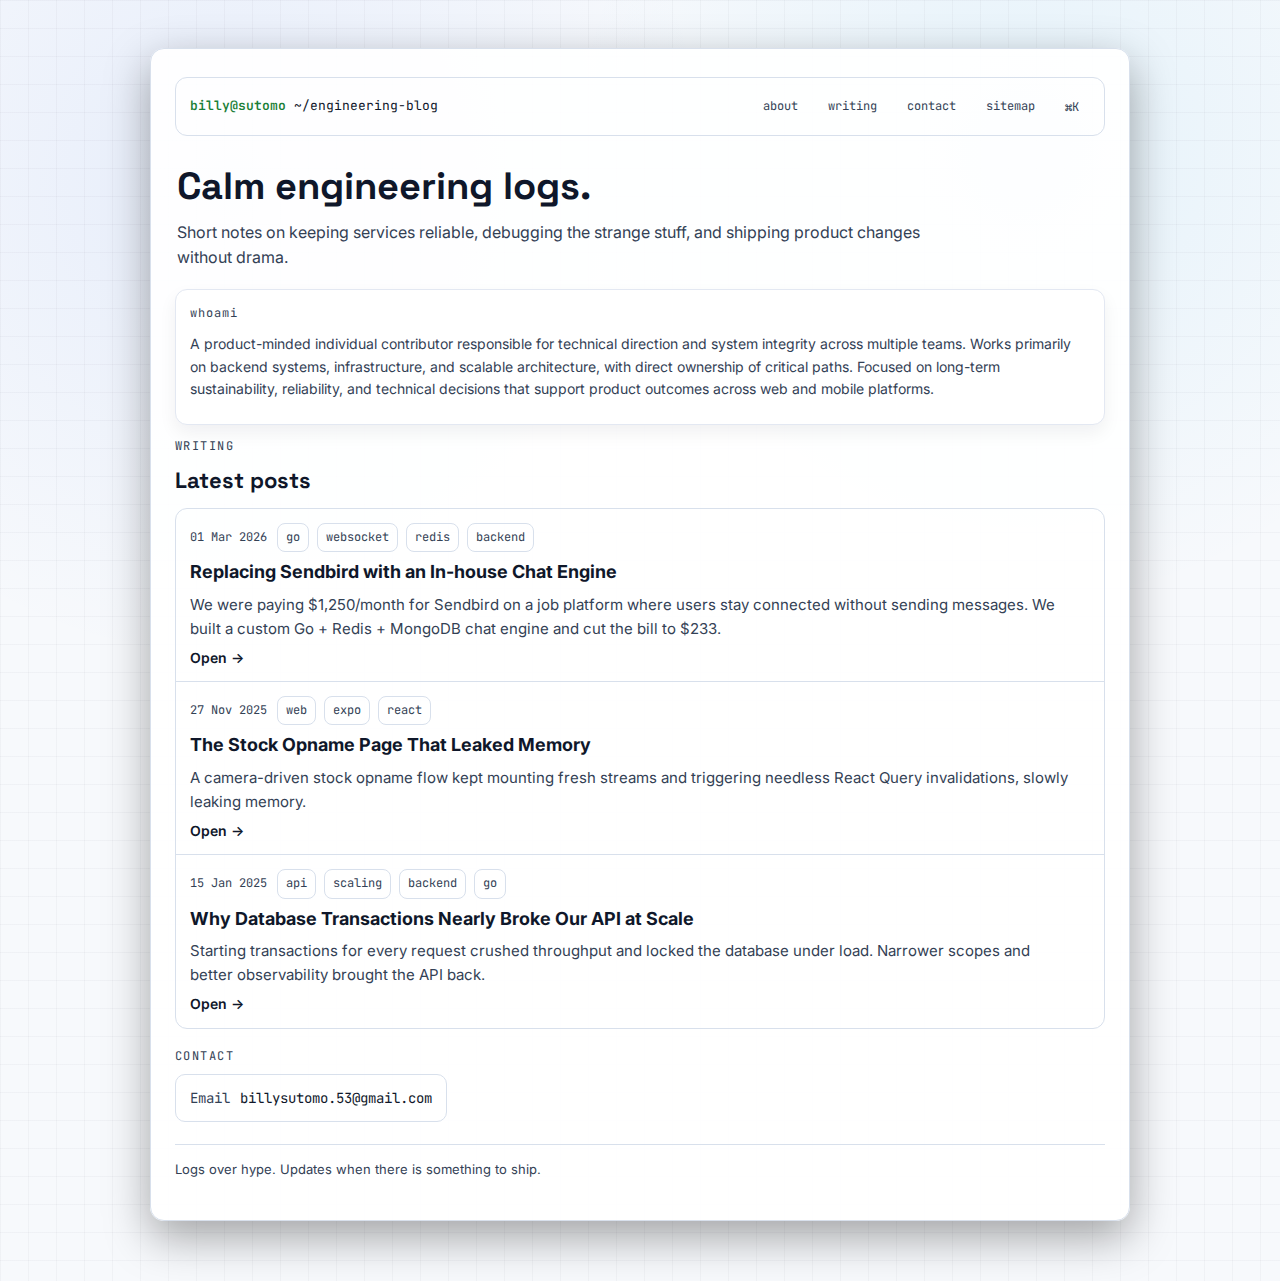
<file: index.html>
<!doctype html>
<html lang="en">
    <head>
        <meta charset="UTF-8" />
        <meta name="viewport" content="width=device-width, initial-scale=1.0" />
        <title>Billy Sutomo - Engineering Blog</title>
        <meta
            name="description"
            content="Engineering notes on building calm systems, scaling APIs, and fixing the sharp edges of product engineering."
        />
        <link rel="stylesheet" href="style.css" />
    </head>
    <body class="home">
        <div class="page-shell">
            <header class="masthead">
                <div class="mast-left">
                    <span class="prompt">billy@sutomo</span>
                    <span class="path">~/engineering-blog</span>
                </div>
                <nav class="mast-nav">
                    <a href="#about">about</a>
                    <a href="#writing">writing</a>
                    <a href="#contact">contact</a>
                    <a href="sitemap.xml">sitemap</a>
                    <button
                        id="theme-toggle"
                        class="theme-toggle"
                        type="button"
                        aria-label="Toggle theme (⌘/Ctrl + K)"
                    >
                        ⌘K
                    </button>
                </nav>
            </header>

            <main>
                <section class="intro" id="about">
                    <!--<p class="eyebrow mono">engineer / backend / ops</p>-->
                    <h1 class="intro-title">Calm engineering logs.</h1>
                    <p class="intro-body">
                        Short notes on keeping services reliable, debugging the
                        strange stuff, and shipping product changes without
                        drama.
                    </p>
                </section>

                <section class="profile" id="profile">
                    <div class="panel">
                        <div class="panel-heading">whoami</div>
                        <p class="bio">
                            A product-minded individual contributor responsible
                            for technical direction and system integrity across
                            multiple teams. Works primarily on backend systems,
                            infrastructure, and scalable architecture, with
                            direct ownership of critical paths. Focused on
                            long-term sustainability, reliability, and technical
                            decisions that support product outcomes across web
                            and mobile platforms.
                        </p>
                    </div>
                </section>

                <section class="feed" id="writing">
                    <div class="feed-heading">
                        <p class="eyebrow mono">writing</p>
                        <h2>Latest posts</h2>
                    </div>

                    <div class="feed-list" id="feed-list">
                        <div class="feed-item">
                            <p class="muted">Loading posts...</p>
                        </div>
                    </div>
                </section>

                <section class="contact" id="contact">
                    <p class="eyebrow mono">contact</p>
                    <div class="contact-card">
                        <span class="contact-label">Email</span>
                        <a class="contact-link" href="mailto:hi@billysutomo.com"
                            >billysutomo.53@gmail.com</a
                        >
                    </div>
                </section>
            </main>

            <footer class="site-footer">
                <p>Logs over hype. Updates when there is something to ship.</p>
            </footer>
        </div>
        <script src="js/theme.js"></script>
        <script src="posts.js"></script>
        <script src="js/home.js"></script>
    </body>
</html>
</file>
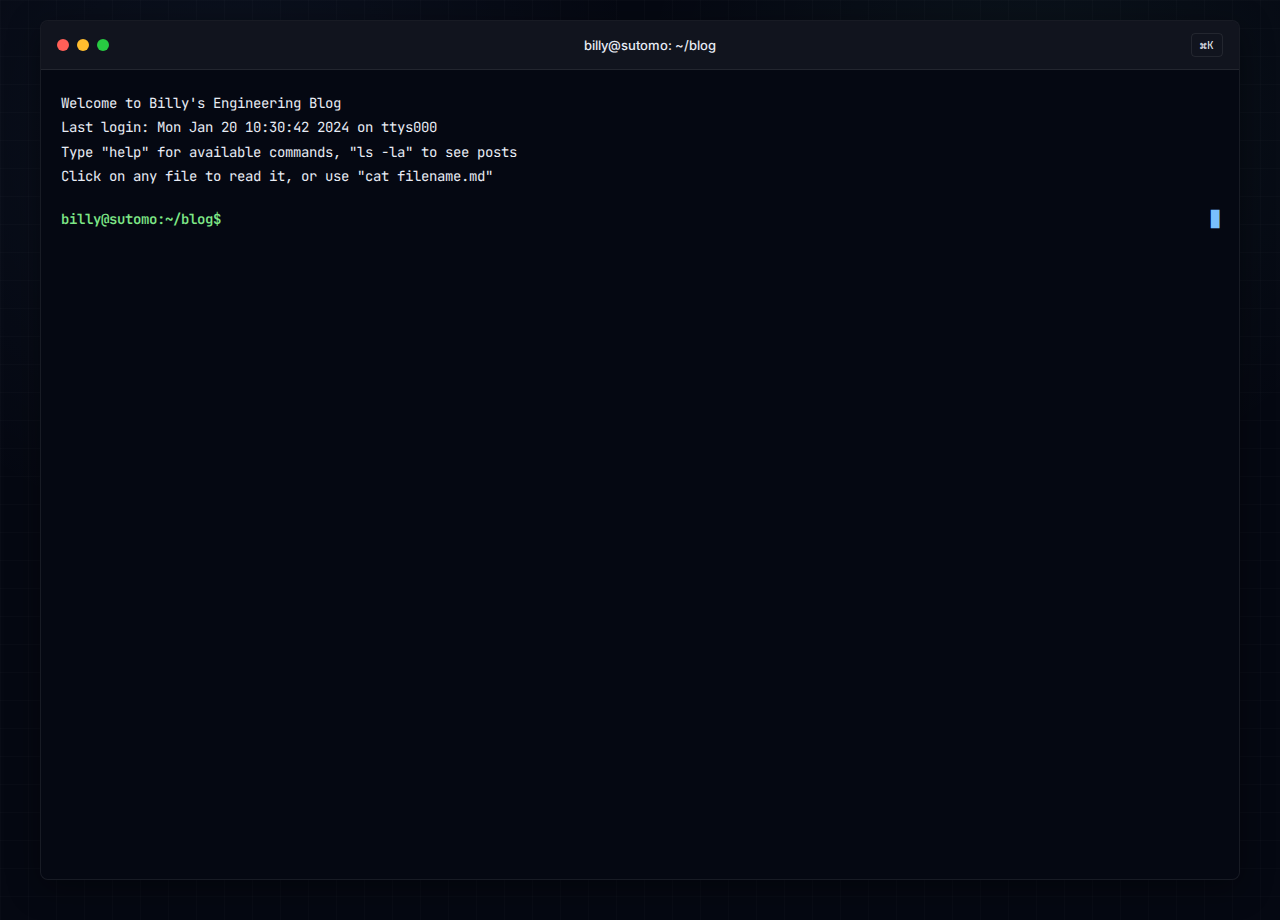
<file: index.terminal-backup.html>
<!doctype html>
<html lang="en">
    <head>
        <meta charset="UTF-8" />
        <meta name="viewport" content="width=device-width, initial-scale=1.0" />
        <title>Billy Sutomo - Engineering Blog</title>
        <meta
            name="description"
            content="Personal engineering blog sharing what I make and find"
        />
        <link rel="stylesheet" href="style.css" />
    </head>
    <body>
        <div class="terminal-container">
            <div class="terminal-header">
                <div class="terminal-controls">
                    <span class="control close"></span>
                    <span class="control minimize"></span>
                    <span class="control maximize"></span>
                </div>
                <div class="terminal-title">billy@sutomo: ~/blog</div>
                <div class="terminal-options">
                    <button class="theme-toggle" onclick="toggleTheme()">
                        ⌘K
                    </button>
                </div>
            </div>

            <div id="terminal" class="terminal-body">
                <!-- Terminal interface will be injected here by JavaScript -->
            </div>
        </div>

        <script src="js/terminal.js"></script>
        <script>
            // Theme toggle functionality
            function toggleTheme() {
                const body = document.body;
                const currentTheme = body.getAttribute("data-theme") || "dark";
                const newTheme = currentTheme === "dark" ? "light" : "dark";

                body.setAttribute("data-theme", newTheme);
                localStorage.setItem("theme", newTheme);
            }

            // Initialize theme
            document.addEventListener("DOMContentLoaded", () => {
                const savedTheme = localStorage.getItem("theme") || "dark";
                document.body.setAttribute("data-theme", savedTheme);
            });

            // Keyboard shortcut for theme toggle
            document.addEventListener("keydown", (e) => {
                if ((e.metaKey || e.ctrlKey) && e.key === "k") {
                    e.preventDefault();
                    toggleTheme();
                }
            });
        </script>
    </body>
</html>
</file>
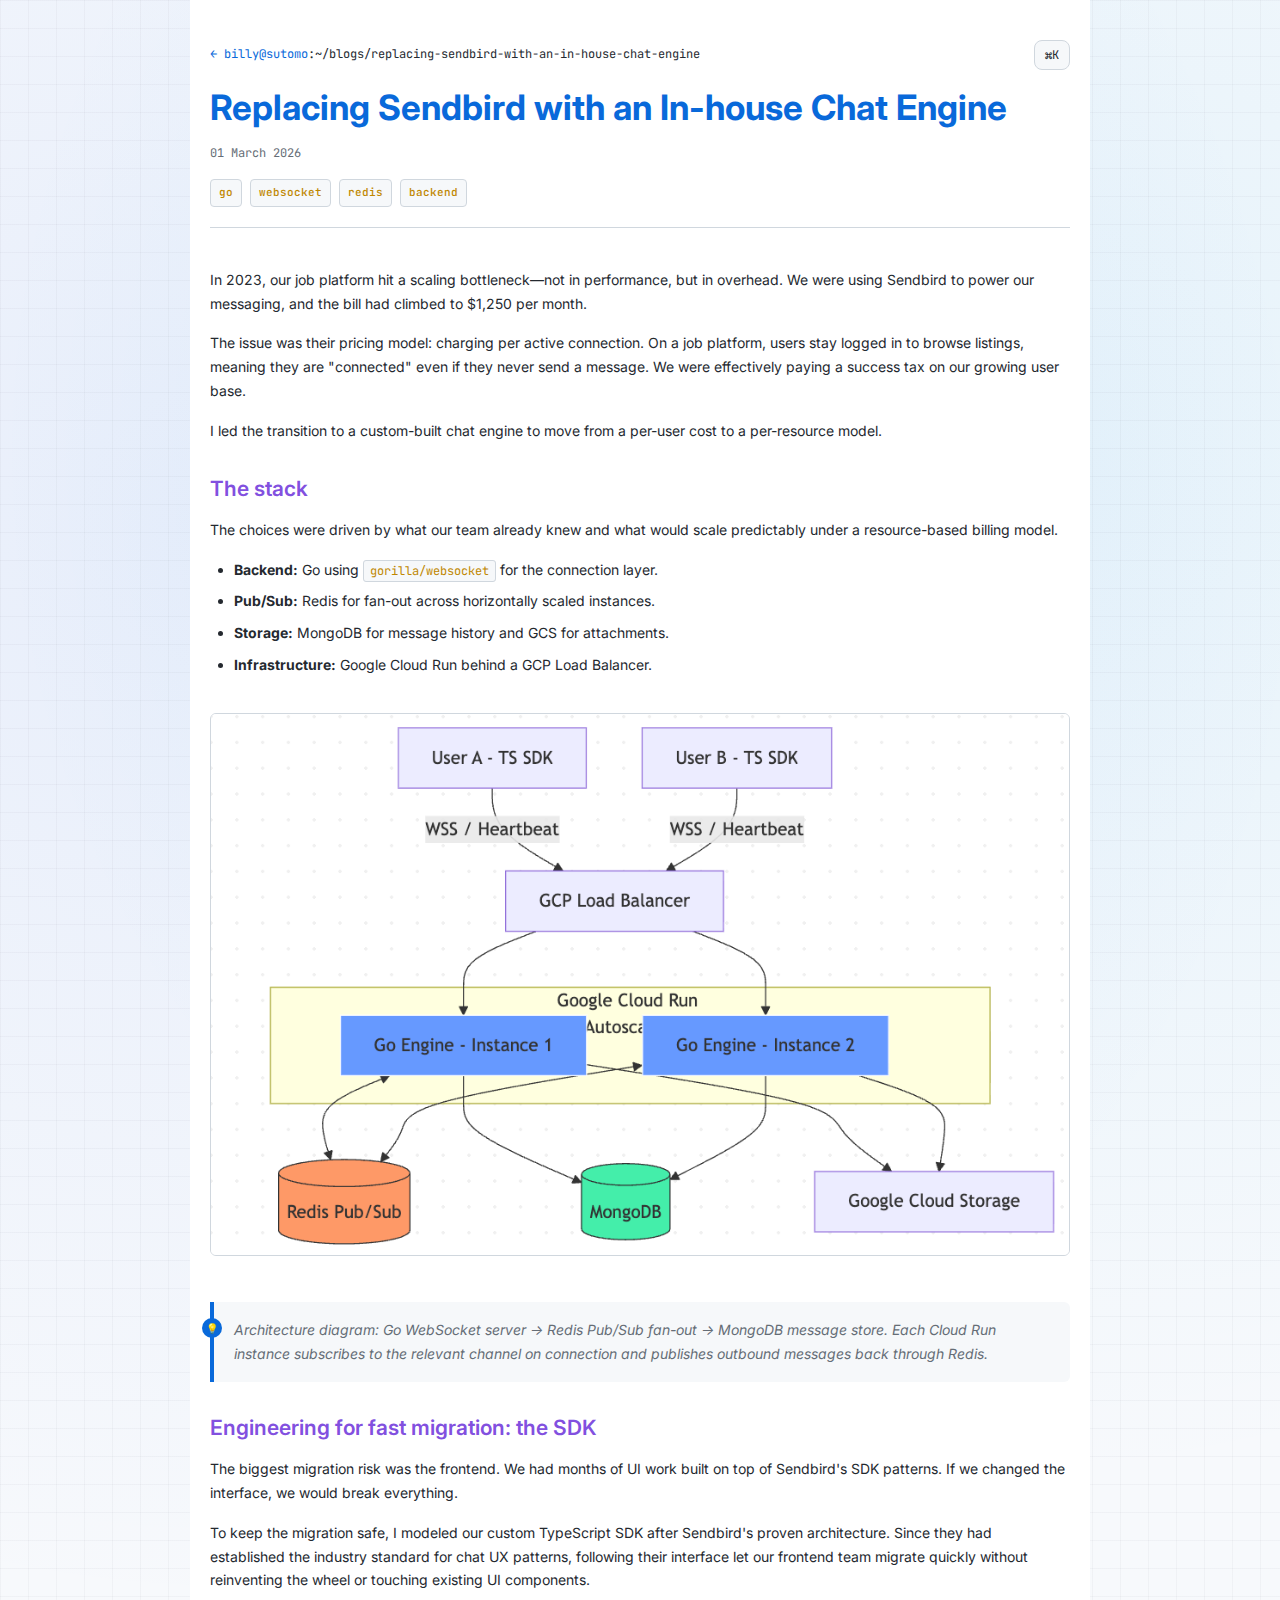
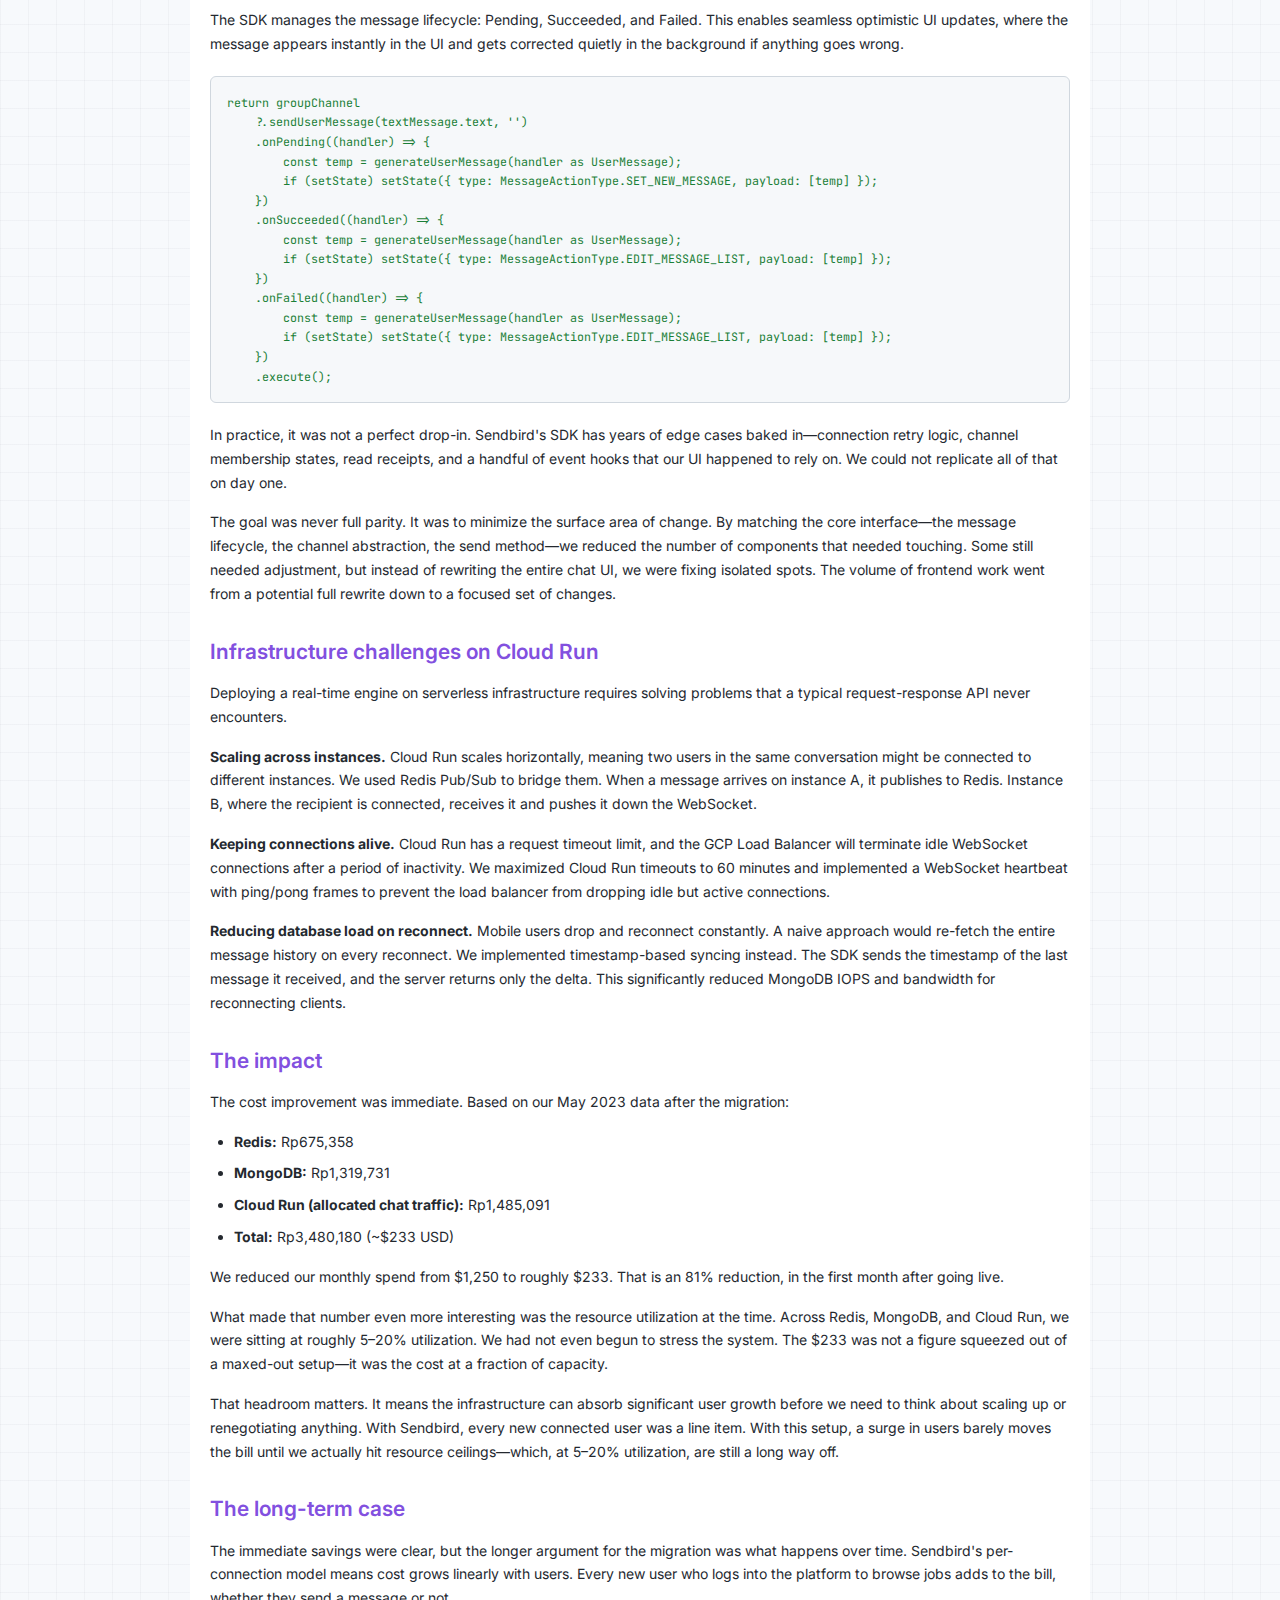
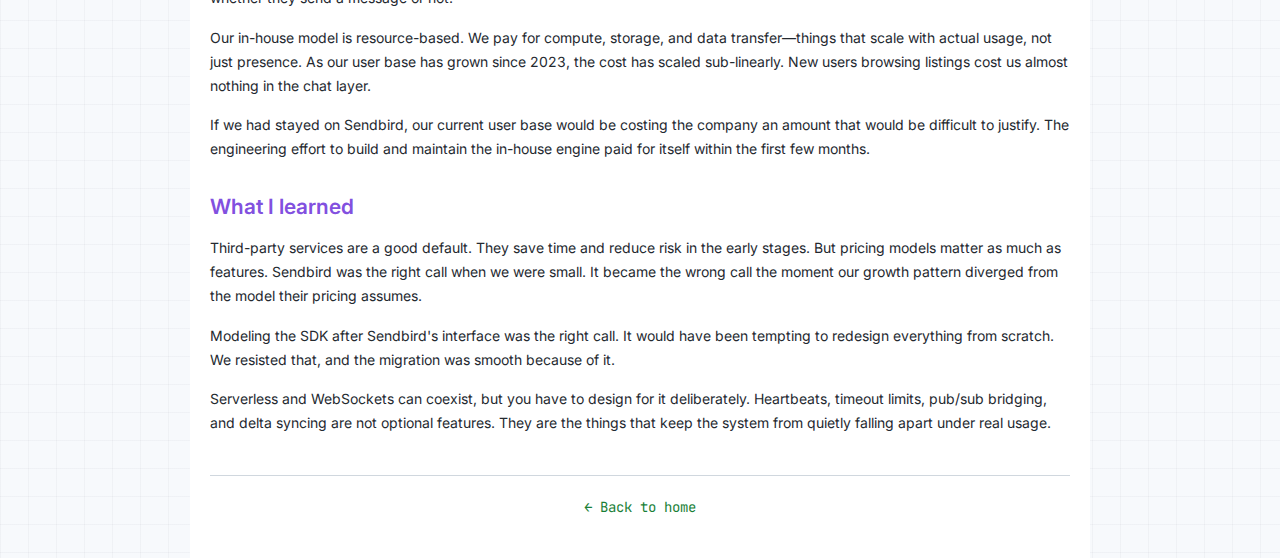
<file: blogs/replacing-sendbird-with-an-in-house-chat-engine.html>
<!doctype html>
<html lang="en">
    <head>
        <meta charset="UTF-8" />
        <meta name="viewport" content="width=device-width, initial-scale=1.0" />
        <title>Replacing Sendbird with an In-house Chat Engine</title>
        <meta
            name="description"
            content="How we cut our monthly chat bill from $1,250 to $233 by replacing Sendbird with a custom Go, Redis, and MongoDB engine on Cloud Run"
        />
        <link rel="stylesheet" href="../style.css" />
    </head>
    <body>
        <div class="post-container">
            <div class="post-header">
                <div class="post-nav-bar">
                    <div class="post-nav">
                        <a href="/">← billy@sutomo</a>:~/blogs/<span
                            >replacing-sendbird-with-an-in-house-chat-engine</span
                        >
                    </div>
                    <button
                        id="theme-toggle"
                        class="theme-toggle"
                        type="button"
                        aria-label="Toggle theme (⌘/Ctrl + K)"
                    >
                        ⌘K
                    </button>
                </div>

                <h1 class="post-title">
                    Replacing Sendbird with an In-house Chat Engine
                </h1>

                <div class="post-meta">
                    <span>01 March 2026</span>
                </div>

                <div class="post-tags">
                    <span class="tag">go</span>
                    <span class="tag">websocket</span>
                    <span class="tag">redis</span>
                    <span class="tag">backend</span>
                </div>
            </div>

            <div class="post-content">
                <p>
                    In 2023, our job platform hit a scaling bottleneck—not in
                    performance, but in overhead. We were using Sendbird to
                    power our messaging, and the bill had climbed to $1,250 per
                    month.
                </p>

                <p>
                    The issue was their pricing model: charging per active
                    connection. On a job platform, users stay logged in to
                    browse listings, meaning they are "connected" even if they
                    never send a message. We were effectively paying a success
                    tax on our growing user base.
                </p>

                <p>
                    I led the transition to a custom-built chat engine to move
                    from a per-user cost to a per-resource model.
                </p>

                <h2>The stack</h2>
                <p>
                    The choices were driven by what our team already knew and
                    what would scale predictably under a resource-based billing
                    model.
                </p>

                <ul>
                    <li>
                        <strong>Backend:</strong> Go using
                        <code>gorilla/websocket</code> for the connection layer.
                    </li>
                    <li>
                        <strong>Pub/Sub:</strong> Redis for fan-out across
                        horizontally scaled instances.
                    </li>
                    <li>
                        <strong>Storage:</strong> MongoDB for message history
                        and GCS for attachments.
                    </li>
                    <li>
                        <strong>Infrastructure:</strong> Google Cloud Run behind
                        a GCP Load Balancer.
                    </li>
                </ul>

                <img
                    src="../assets/replacing-sendbird-with-an-in-house-chat-engine/diagram.png"
                    alt="Architecture diagram: User A and User B connect via WSS and heartbeat through the GCP Load Balancer to Google Cloud Run instances running the Go Engine. Instances communicate via Redis Pub/Sub. Both instances read/write to MongoDB and Google Cloud Storage."
                    style="width: 100%; border-radius: 6px; margin: 20px 0"
                />
                <blockquote>
                    Architecture diagram: Go WebSocket server → Redis Pub/Sub
                    fan-out → MongoDB message store. Each Cloud Run instance
                    subscribes to the relevant channel on connection and
                    publishes outbound messages back through Redis.
                </blockquote>

                <h2>Engineering for fast migration: the SDK</h2>
                <p>
                    The biggest migration risk was the frontend. We had months
                    of UI work built on top of Sendbird's SDK patterns. If we
                    changed the interface, we would break everything.
                </p>

                <p>
                    To keep the migration safe, I modeled our custom TypeScript
                    SDK after Sendbird's proven architecture. Since they had
                    established the industry standard for chat UX patterns,
                    following their interface let our frontend team migrate
                    quickly without reinventing the wheel or touching existing
                    UI components.
                </p>

                <p>
                    The SDK manages the message lifecycle: Pending, Succeeded,
                    and Failed. This enables seamless optimistic UI updates,
                    where the message appears instantly in the UI and gets
                    corrected quietly in the background if anything goes wrong.
                </p>

                <pre><code>return groupChannel
    ?.sendUserMessage(textMessage.text, '')
    .onPending((handler) => {
        const temp = generateUserMessage(handler as UserMessage);
        if (setState) setState({ type: MessageActionType.SET_NEW_MESSAGE, payload: [temp] });
    })
    .onSucceeded((handler) => {
        const temp = generateUserMessage(handler as UserMessage);
        if (setState) setState({ type: MessageActionType.EDIT_MESSAGE_LIST, payload: [temp] });
    })
    .onFailed((handler) => {
        const temp = generateUserMessage(handler as UserMessage);
        if (setState) setState({ type: MessageActionType.EDIT_MESSAGE_LIST, payload: [temp] });
    })
    .execute();</code></pre>

                <p>
                    In practice, it was not a perfect drop-in. Sendbird's SDK
                    has years of edge cases baked in—connection retry logic,
                    channel membership states, read receipts, and a handful of
                    event hooks that our UI happened to rely on. We could not
                    replicate all of that on day one.
                </p>

                <p>
                    The goal was never full parity. It was to minimize the
                    surface area of change. By matching the core interface—the
                    message lifecycle, the channel abstraction, the send
                    method—we reduced the number of components that needed
                    touching. Some still needed adjustment, but instead of
                    rewriting the entire chat UI, we were fixing isolated spots.
                    The volume of frontend work went from a potential full
                    rewrite down to a focused set of changes.
                </p>

                <h2>Infrastructure challenges on Cloud Run</h2>
                <p>
                    Deploying a real-time engine on serverless infrastructure
                    requires solving problems that a typical request-response
                    API never encounters.
                </p>

                <p>
                    <strong>Scaling across instances.</strong> Cloud Run scales
                    horizontally, meaning two users in the same conversation
                    might be connected to different instances. We used Redis
                    Pub/Sub to bridge them. When a message arrives on instance
                    A, it publishes to Redis. Instance B, where the recipient is
                    connected, receives it and pushes it down the WebSocket.
                </p>

                <p>
                    <strong>Keeping connections alive.</strong> Cloud Run has a
                    request timeout limit, and the GCP Load Balancer will
                    terminate idle WebSocket connections after a period of
                    inactivity. We maximized Cloud Run timeouts to 60 minutes
                    and implemented a WebSocket heartbeat with ping/pong frames
                    to prevent the load balancer from dropping idle but active
                    connections.
                </p>

                <p>
                    <strong>Reducing database load on reconnect.</strong> Mobile
                    users drop and reconnect constantly. A naive approach would
                    re-fetch the entire message history on every reconnect. We
                    implemented timestamp-based syncing instead. The SDK sends
                    the timestamp of the last message it received, and the
                    server returns only the delta. This significantly reduced
                    MongoDB IOPS and bandwidth for reconnecting clients.
                </p>

                <h2>The impact</h2>
                <p>
                    The cost improvement was immediate. Based on our May 2023
                    data after the migration:
                </p>

                <ul>
                    <li><strong>Redis:</strong> Rp675,358</li>
                    <li><strong>MongoDB:</strong> Rp1,319,731</li>
                    <li>
                        <strong>Cloud Run (allocated chat traffic):</strong>
                        Rp1,485,091
                    </li>
                    <li><strong>Total:</strong> Rp3,480,180 (~$233 USD)</li>
                </ul>

                <p>
                    We reduced our monthly spend from $1,250 to roughly $233.
                    That is an 81% reduction, in the first month after going
                    live.
                </p>

                <p>
                    What made that number even more interesting was the resource
                    utilization at the time. Across Redis, MongoDB, and Cloud
                    Run, we were sitting at roughly 5–20% utilization. We had
                    not even begun to stress the system. The $233 was not a
                    figure squeezed out of a maxed-out setup—it was the cost at
                    a fraction of capacity.
                </p>

                <p>
                    That headroom matters. It means the infrastructure can
                    absorb significant user growth before we need to think about
                    scaling up or renegotiating anything. With Sendbird, every
                    new connected user was a line item. With this setup, a surge
                    in users barely moves the bill until we actually hit
                    resource ceilings—which, at 5–20% utilization, are still a
                    long way off.
                </p>

                <h2>The long-term case</h2>
                <p>
                    The immediate savings were clear, but the longer argument
                    for the migration was what happens over time. Sendbird's
                    per-connection model means cost grows linearly with users.
                    Every new user who logs into the platform to browse jobs
                    adds to the bill, whether they send a message or not.
                </p>

                <p>
                    Our in-house model is resource-based. We pay for compute,
                    storage, and data transfer—things that scale with actual
                    usage, not just presence. As our user base has grown since
                    2023, the cost has scaled sub-linearly. New users browsing
                    listings cost us almost nothing in the chat layer.
                </p>

                <p>
                    If we had stayed on Sendbird, our current user base would be
                    costing the company an amount that would be difficult to
                    justify. The engineering effort to build and maintain the
                    in-house engine paid for itself within the first few months.
                </p>

                <h2>What I learned</h2>
                <p>
                    Third-party services are a good default. They save time and
                    reduce risk in the early stages. But pricing models matter
                    as much as features. Sendbird was the right call when we
                    were small. It became the wrong call the moment our growth
                    pattern diverged from the model their pricing assumes.
                </p>

                <p>
                    Modeling the SDK after Sendbird's interface was the right
                    call. It would have been tempting to redesign everything
                    from scratch. We resisted that, and the migration was smooth
                    because of it.
                </p>

                <p>
                    Serverless and WebSockets can coexist, but you have to
                    design for it deliberately. Heartbeats, timeout limits,
                    pub/sub bridging, and delta syncing are not optional
                    features. They are the things that keep the system from
                    quietly falling apart under real usage.
                </p>
            </div>

            <div class="back-to-terminal">
                <a href="/">← Back to home</a>
            </div>
        </div>

        <script src="../js/theme.js"></script>
    </body>
</html>
</file>
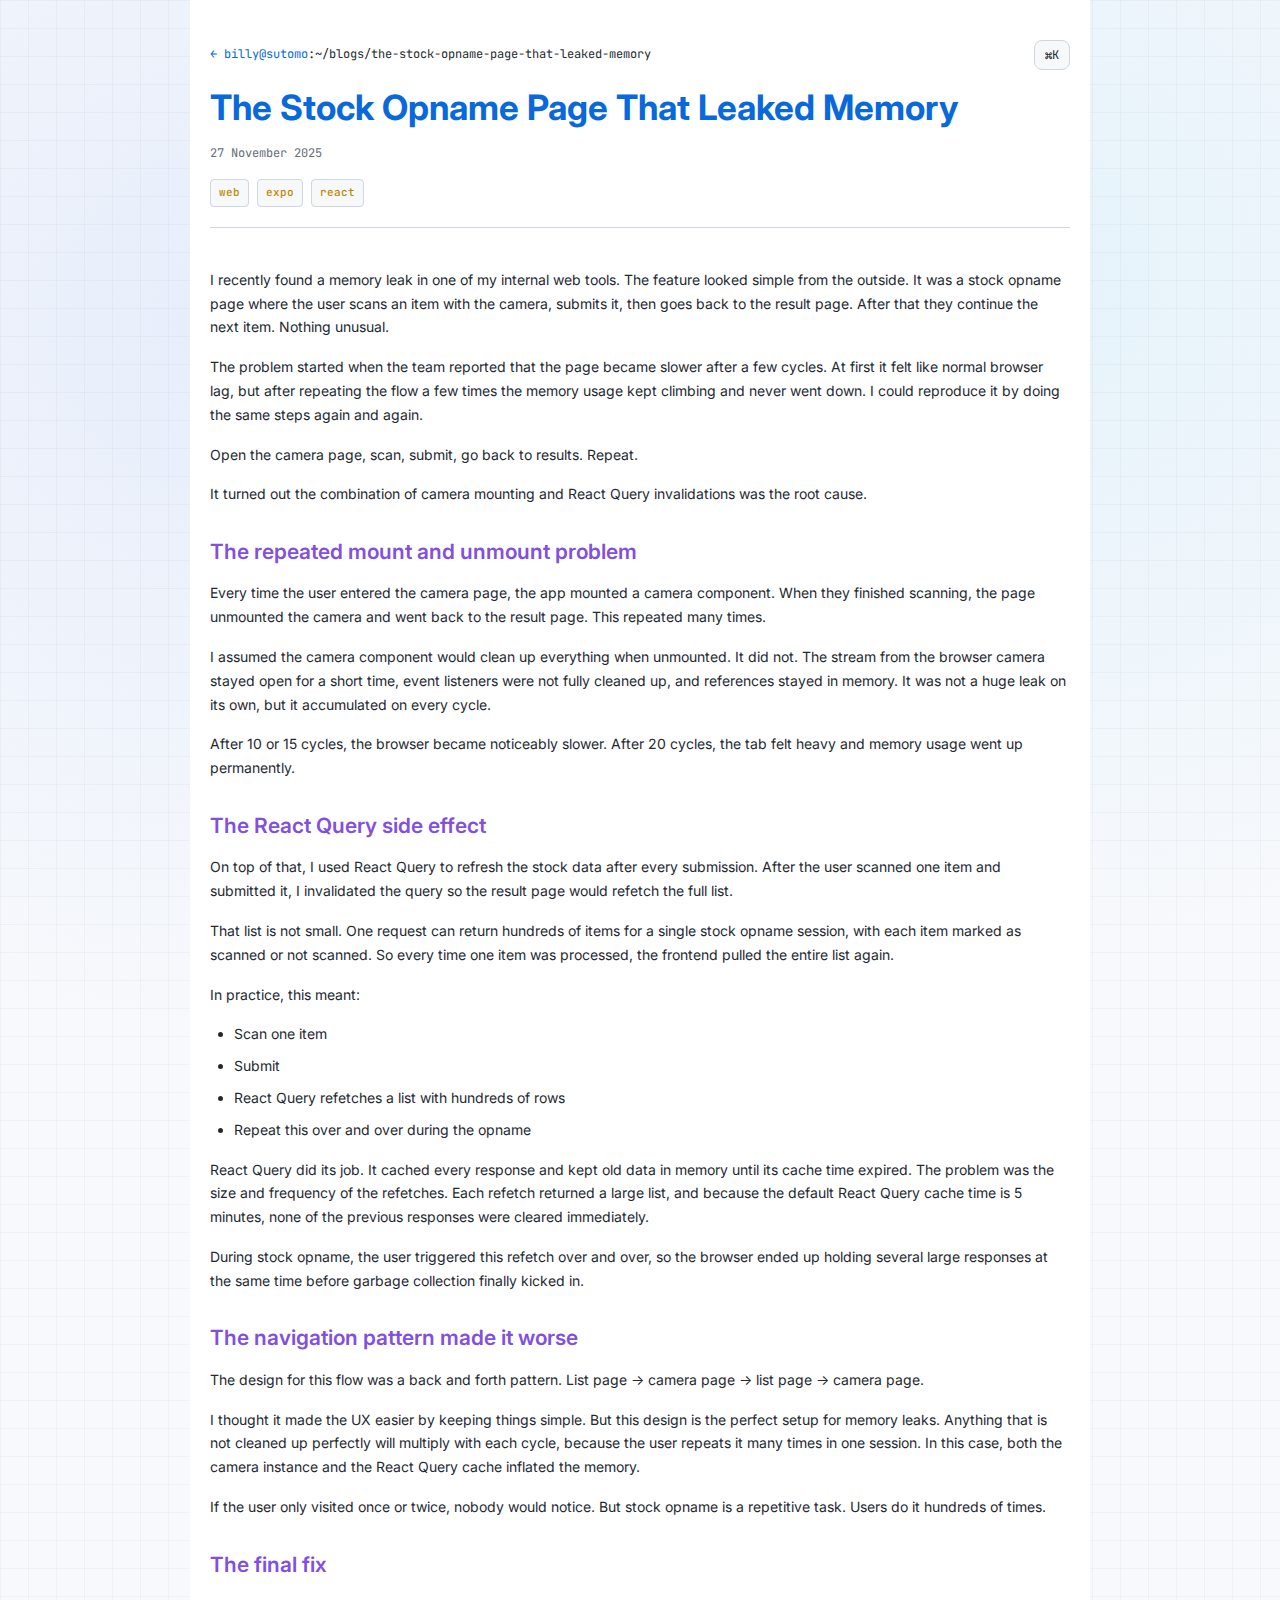
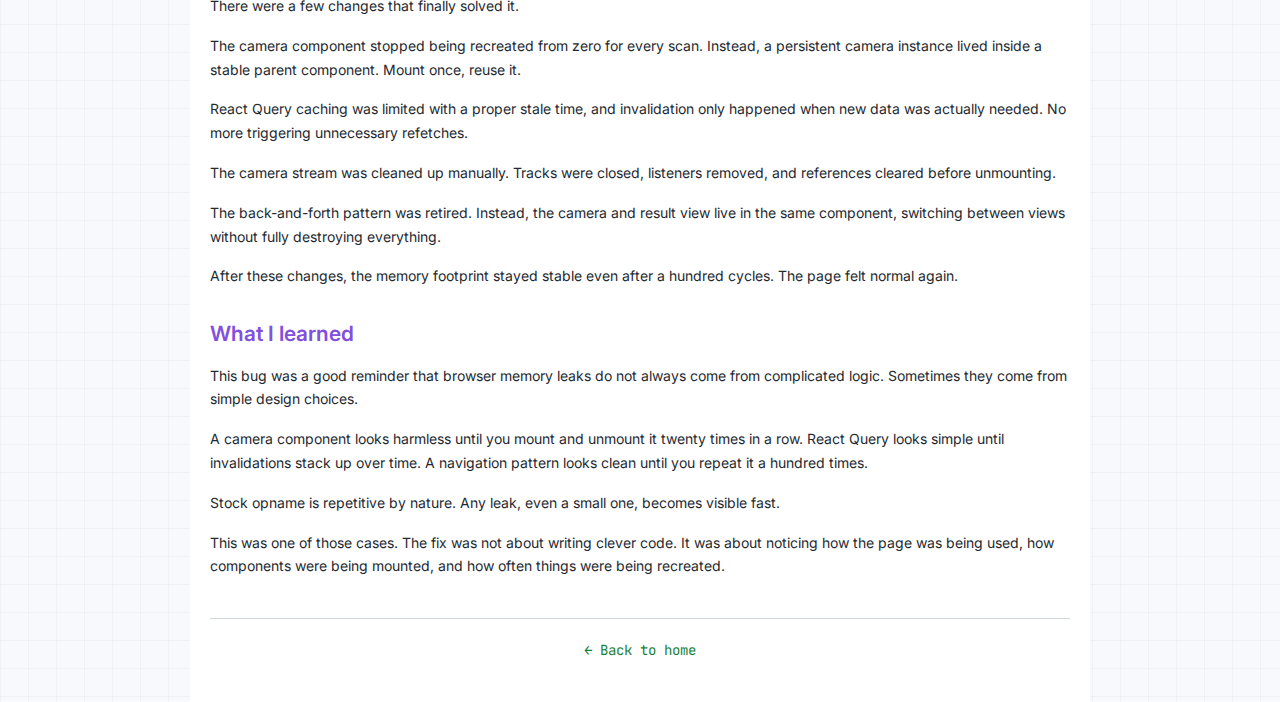
<file: blogs/the-stock-opname-page-that-leaked-memory.html>
<!doctype html>
<html lang="en">
    <head>
        <meta charset="UTF-8" />
        <meta name="viewport" content="width=device-width, initial-scale=1.0" />
        <title>The Stock Opname Page That Leaked Memory</title>
        <meta
            name="description"
            content="How a simple camera component and React Query caused a memory leak in a stock opname feature"
        />
        <link rel="stylesheet" href="../style.css" />
        <script src="/js/analytics.js"></script>
    </head>
    <body>
        <div class="post-container">
            <div class="post-header">
                <div class="post-nav-bar">
                    <div class="post-nav">
                        <a href="/">← billy@sutomo</a>:~/blogs/<span
                            >the-stock-opname-page-that-leaked-memory</span
                        >
                    </div>
                    <button
                        id="theme-toggle"
                        class="theme-toggle"
                        type="button"
                        aria-label="Toggle theme (⌘/Ctrl + K)"
                    >
                        ⌘K
                    </button>
                </div>

                <h1 class="post-title">
                    The Stock Opname Page That Leaked Memory
                </h1>

                <div class="post-meta">
                    <span>27 November 2025</span>
                </div>

                <div class="post-tags">
                    <span class="tag">web</span>
                    <span class="tag">expo</span>
                    <span class="tag">react</span>
                </div>
            </div>

            <div class="post-content">
                <p>
                    I recently found a memory leak in one of my internal web
                    tools. The feature looked simple from the outside. It was a
                    stock opname page where the user scans an item with the
                    camera, submits it, then goes back to the result page. After
                    that they continue the next item. Nothing unusual.
                </p>

                <p>
                    The problem started when the team reported that the page
                    became slower after a few cycles. At first it felt like
                    normal browser lag, but after repeating the flow a few times
                    the memory usage kept climbing and never went down. I could
                    reproduce it by doing the same steps again and again.
                </p>

                <p>
                    Open the camera page, scan, submit, go back to results.
                    Repeat.
                </p>

                <p>
                    It turned out the combination of camera mounting and React
                    Query invalidations was the root cause.
                </p>

                <h2>The repeated mount and unmount problem</h2>
                <p>
                    Every time the user entered the camera page, the app mounted
                    a camera component. When they finished scanning, the page
                    unmounted the camera and went back to the result page. This
                    repeated many times.
                </p>

                <p>
                    I assumed the camera component would clean up everything
                    when unmounted. It did not. The stream from the browser
                    camera stayed open for a short time, event listeners were
                    not fully cleaned up, and references stayed in memory. It
                    was not a huge leak on its own, but it accumulated on every
                    cycle.
                </p>

                <p>
                    After 10 or 15 cycles, the browser became noticeably slower.
                    After 20 cycles, the tab felt heavy and memory usage went up
                    permanently.
                </p>

                <h2>The React Query side effect</h2>
                <p>
                    On top of that, I used React Query to refresh the stock data
                    after every submission. After the user scanned one item and
                    submitted it, I invalidated the query so the result page
                    would refetch the full list.
                </p>

                <p>
                    That list is not small. One request can return hundreds of
                    items for a single stock opname session, with each item
                    marked as scanned or not scanned. So every time one item was
                    processed, the frontend pulled the entire list again.
                </p>

                <p>In practice, this meant:</p>

                <ul>
                    <li>Scan one item</li>
                    <li>Submit</li>
                    <li>React Query refetches a list with hundreds of rows</li>
                    <li>Repeat this over and over during the opname</li>
                </ul>

                <p>
                    React Query did its job. It cached every response and kept
                    old data in memory until its cache time expired. The problem
                    was the size and frequency of the refetches. Each refetch
                    returned a large list, and because the default React Query
                    cache time is 5 minutes, none of the previous responses were
                    cleared immediately.
                </p>

                <p>
                    During stock opname, the user triggered this refetch over
                    and over, so the browser ended up holding several large
                    responses at the same time before garbage collection finally
                    kicked in.
                </p>

                <h2>The navigation pattern made it worse</h2>
                <p>
                    The design for this flow was a back and forth pattern. List
                    page → camera page → list page → camera page.
                </p>

                <p>
                    I thought it made the UX easier by keeping things simple.
                    But this design is the perfect setup for memory leaks.
                    Anything that is not cleaned up perfectly will multiply with
                    each cycle, because the user repeats it many times in one
                    session. In this case, both the camera instance and the
                    React Query cache inflated the memory.
                </p>

                <p>
                    If the user only visited once or twice, nobody would notice.
                    But stock opname is a repetitive task. Users do it hundreds
                    of times.
                </p>

                <h2>The final fix</h2>
                <p>There were a few changes that finally solved it.</p>

                <p>
                    The camera component stopped being recreated from zero for
                    every scan. Instead, a persistent camera instance lived
                    inside a stable parent component. Mount once, reuse it.
                </p>

                <p>
                    React Query caching was limited with a proper stale time,
                    and invalidation only happened when new data was actually
                    needed. No more triggering unnecessary refetches.
                </p>

                <p>
                    The camera stream was cleaned up manually. Tracks were
                    closed, listeners removed, and references cleared before
                    unmounting.
                </p>

                <p>
                    The back-and-forth pattern was retired. Instead, the camera
                    and result view live in the same component, switching
                    between views without fully destroying everything.
                </p>

                <p>
                    After these changes, the memory footprint stayed stable even
                    after a hundred cycles. The page felt normal again.
                </p>

                <h2>What I learned</h2>
                <p>
                    This bug was a good reminder that browser memory leaks do
                    not always come from complicated logic. Sometimes they come
                    from simple design choices.
                </p>

                <p>
                    A camera component looks harmless until you mount and
                    unmount it twenty times in a row. React Query looks simple
                    until invalidations stack up over time. A navigation pattern
                    looks clean until you repeat it a hundred times.
                </p>

                <p>
                    Stock opname is repetitive by nature. Any leak, even a small
                    one, becomes visible fast.
                </p>

                <p>
                    This was one of those cases. The fix was not about writing
                    clever code. It was about noticing how the page was being
                    used, how components were being mounted, and how often
                    things were being recreated.
                </p>
            </div>

            <div class="back-to-terminal">
                <a href="/">← Back to home</a>
            </div>
        </div>

        <script src="../js/theme.js"></script>
    </body>
</html>
</file>
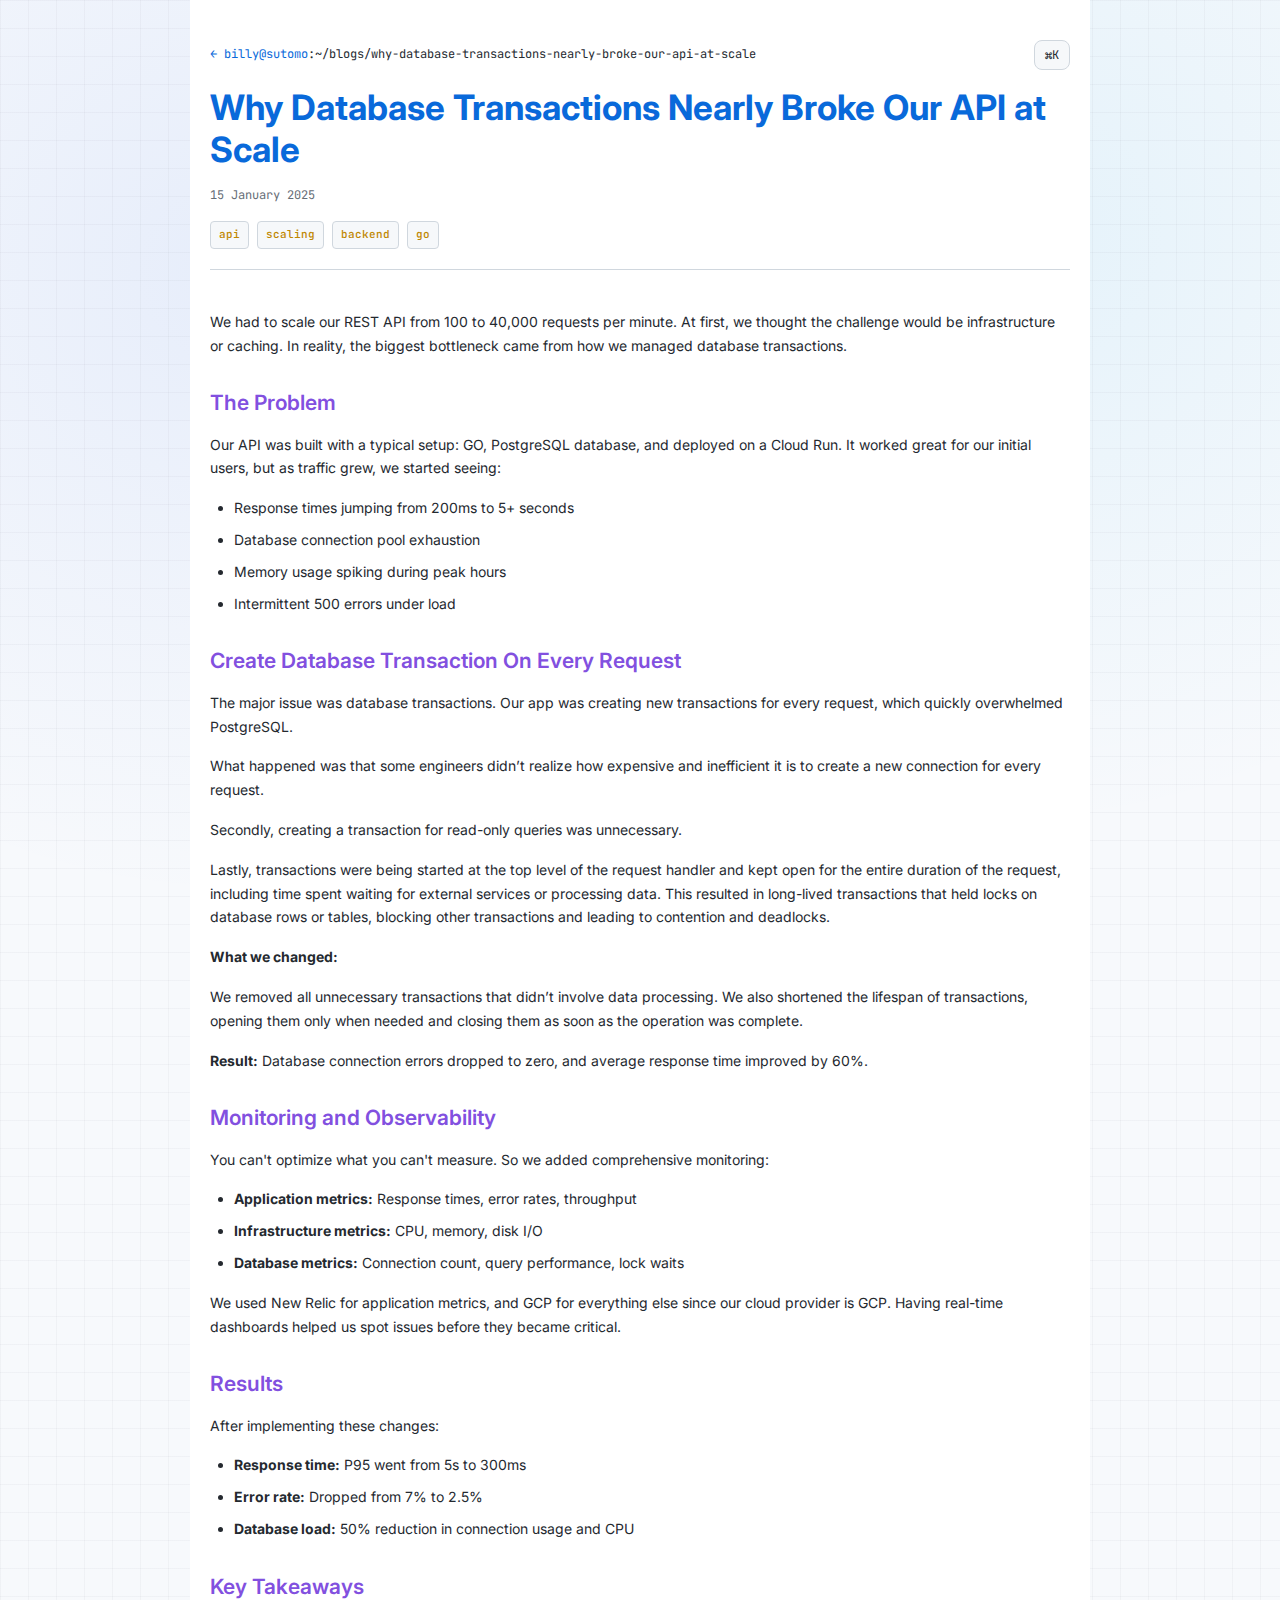
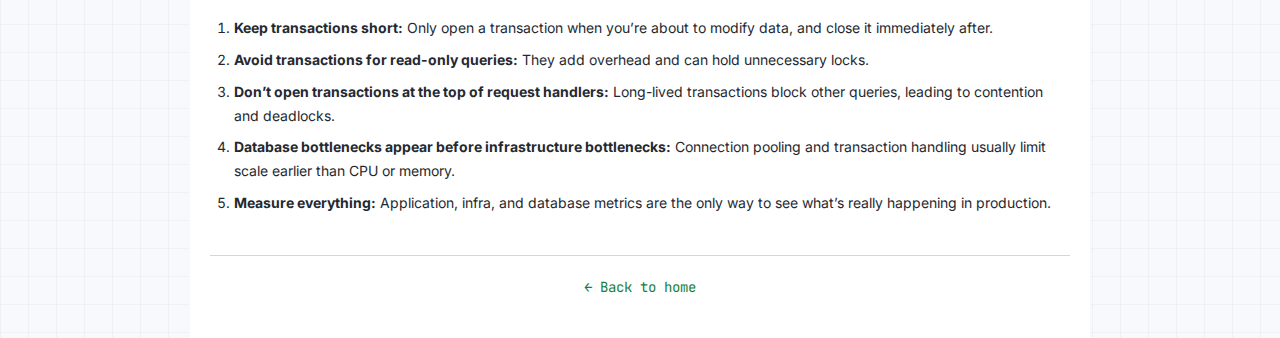
<file: blogs/why-database-transactions-nearly-broke-our-api-at-scale.html>
<!doctype html>
<html lang="en">
    <head>
        <meta charset="UTF-8" />
        <meta name="viewport" content="width=device-width, initial-scale=1.0" />
        <title>Why Database Transactions Nearly Broke Our API at Scale</title>
        <meta
            name="description"
            content="Lessons learned scaling APIs from 1K to 100K requests per minute in production"
        />
        <link rel="stylesheet" href="../style.css" />
        <script src="/js/analytics.js"></script>
    </head>
    <body>
        <div class="post-container">
            <div class="post-header">
                <div class="post-nav-bar">
                    <div class="post-nav">
                        <a href="/">← billy@sutomo</a>:~/blogs/<span
                            >why-database-transactions-nearly-broke-our-api-at-scale</span
                        >
                    </div>
                    <button
                        id="theme-toggle"
                        class="theme-toggle"
                        type="button"
                        aria-label="Toggle theme (⌘/Ctrl + K)"
                    >
                        ⌘K
                    </button>
                </div>

                <h1 class="post-title">
                    Why Database Transactions Nearly Broke Our API at Scale
                </h1>

                <div class="post-meta">
                    <span>15 January 2025</span>
                </div>

                <div class="post-tags">
                    <span class="tag">api</span>
                    <span class="tag">scaling</span>
                    <span class="tag">backend</span>
                    <span class="tag">go</span>
                </div>
            </div>

            <div class="post-content">
                <p>
                    We had to scale our REST API from 100 to 40,000 requests per
                    minute. At first, we thought the challenge would be
                    infrastructure or caching. In reality, the biggest
                    bottleneck came from how we managed database transactions.
                </p>

                <h2>The Problem</h2>
                <p>
                    Our API was built with a typical setup: GO, PostgreSQL
                    database, and deployed on a Cloud Run. It worked great for
                    our initial users, but as traffic grew, we started seeing:
                </p>

                <ul>
                    <li>Response times jumping from 200ms to 5+ seconds</li>
                    <li>Database connection pool exhaustion</li>
                    <li>Memory usage spiking during peak hours</li>
                    <li>Intermittent 500 errors under load</li>
                </ul>

                <h2>Create Database Transaction On Every Request</h2>
                <p>
                    The major issue was database transactions. Our app was
                    creating new transactions for every request, which quickly
                    overwhelmed PostgreSQL.
                </p>

                <p>
                    What happened was that some engineers didn’t realize how
                    expensive and inefficient it is to create a new connection
                    for every request.
                </p>

                <p>
                    Secondly, creating a transaction for read-only queries was
                    unnecessary.
                </p>

                <p>
                    Lastly, transactions were being started at the top level of
                    the request handler and kept open for the entire duration of
                    the request, including time spent waiting for external
                    services or processing data. This resulted in long-lived
                    transactions that held locks on database rows or tables,
                    blocking other transactions and leading to contention and
                    deadlocks.
                </p>

                <p><strong>What we changed:</strong></p>
                <p>
                    We removed all unnecessary transactions that didn’t involve
                    data processing. We also shortened the lifespan of
                    transactions, opening them only when needed and closing them
                    as soon as the operation was complete.
                </p>

                <p>
                    <strong>Result:</strong> Database connection errors dropped
                    to zero, and average response time improved by 60%.
                </p>

                <h2>Monitoring and Observability</h2>
                <p>
                    You can't optimize what you can't measure. So we added
                    comprehensive monitoring:
                </p>

                <ul>
                    <li>
                        <strong>Application metrics:</strong> Response times,
                        error rates, throughput
                    </li>
                    <li>
                        <strong>Infrastructure metrics:</strong> CPU, memory,
                        disk I/O
                    </li>
                    <li>
                        <strong>Database metrics:</strong> Connection count,
                        query performance, lock waits
                    </li>
                </ul>

                <p>
                    We used New Relic for application metrics, and GCP for
                    everything else since our cloud provider is GCP. Having
                    real-time dashboards helped us spot issues before they
                    became critical.
                </p>

                <h2>Results</h2>
                <p>After implementing these changes:</p>
                <ul>
                    <li>
                        <strong>Response time:</strong> P95 went from 5s to
                        300ms
                    </li>
                    <li>
                        <strong>Error rate:</strong> Dropped from 7% to 2.5%
                    </li>
                    <li>
                        <strong>Database load:</strong> 50% reduction in
                        connection usage and CPU
                    </li>
                </ul>

                <h2>Key Takeaways</h2>

                <ol>
                    <li>
                        <strong>Keep transactions short:</strong> Only open a
                        transaction when you’re about to modify data, and close
                        it immediately after.
                    </li>
                    <li>
                        <strong
                            >Avoid transactions for read-only queries:</strong
                        >
                        They add overhead and can hold unnecessary locks.
                    </li>
                    <li>
                        <strong
                            >Don’t open transactions at the top of request
                            handlers:</strong
                        >
                        Long-lived transactions block other queries, leading to
                        contention and deadlocks.
                    </li>
                    <li>
                        <strong
                            >Database bottlenecks appear before infrastructure
                            bottlenecks:</strong
                        >
                        Connection pooling and transaction handling usually
                        limit scale earlier than CPU or memory.
                    </li>
                    <li>
                        <strong>Measure everything:</strong> Application, infra,
                        and database metrics are the only way to see what’s
                        really happening in production.
                    </li>
                </ol>
            </div>

            <div class="back-to-terminal">
                <a href="/">← Back to home</a>
            </div>
        </div>
        <script src="../js/theme.js"></script>
    </body>
</html>
</file>
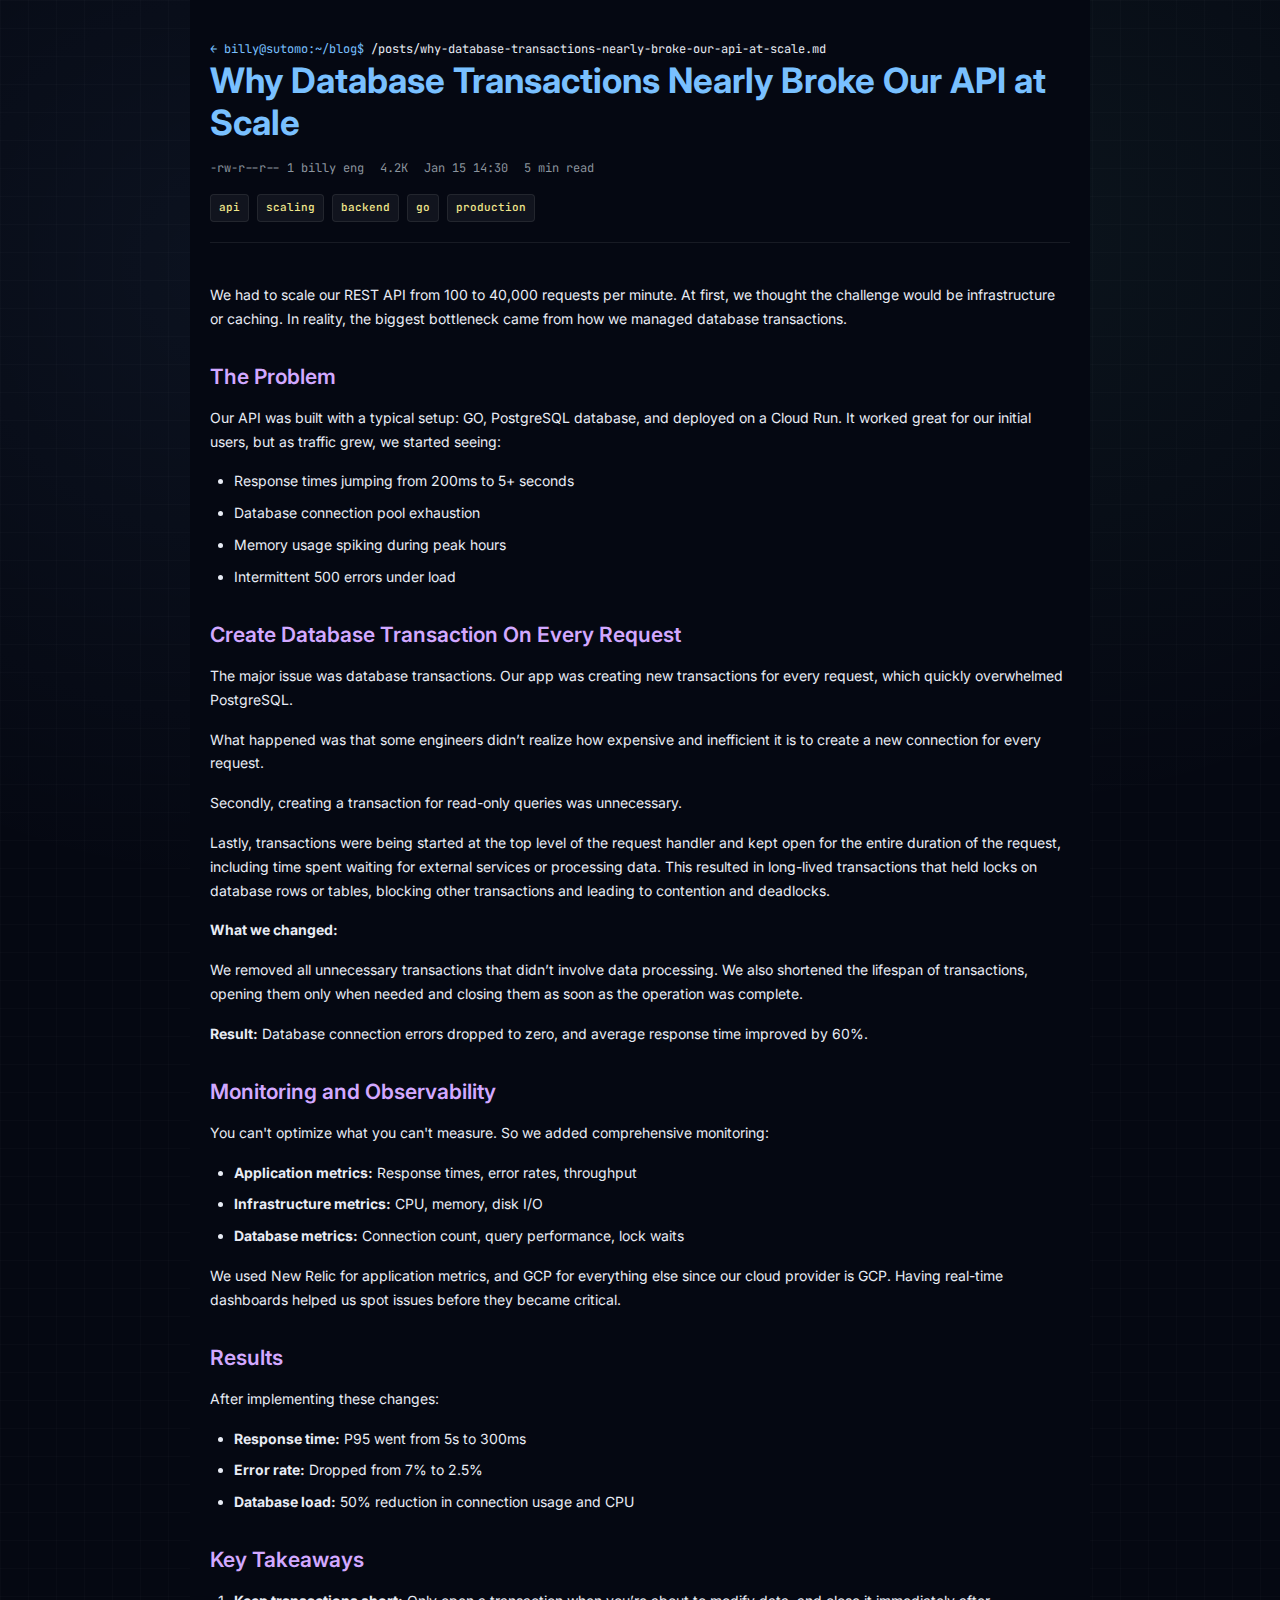
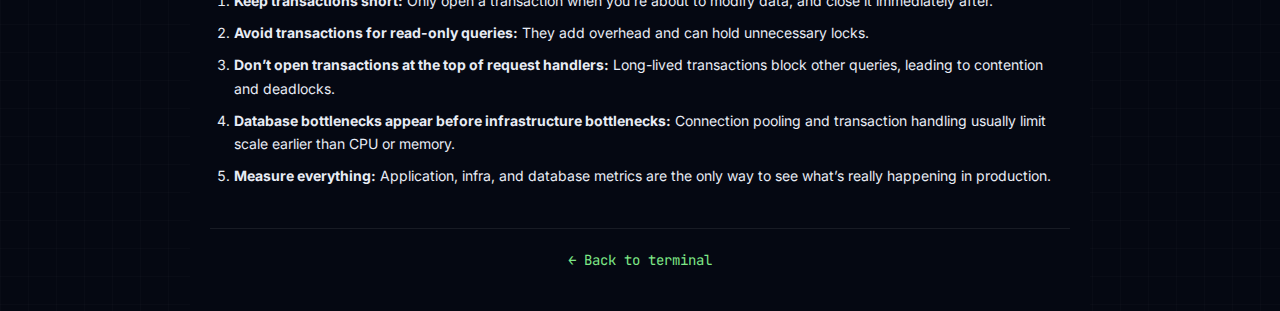
<file: posts/why-database-transactions-nearly-broke-our-api-at-scale.html>
<!doctype html>
<html lang="en">
    <head>
        <meta charset="UTF-8" />
        <meta name="viewport" content="width=device-width, initial-scale=1.0" />
        <title>
            Building Scalable APIs: Lessons from Production - Billy Sutomo
        </title>
        <meta
            name="description"
            content="Lessons learned scaling APIs from 1K to 100K requests per minute in production"
        />
        <link rel="stylesheet" href="../style.css" />
    </head>
    <body>
        <div class="post-container">
            <div class="post-header">
                <div class="post-nav">
                    <a href="/">← billy@sutomo:~/blog$</a> /posts/<span
                        >why-database-transactions-nearly-broke-our-api-at-scale.md</span
                    >
                </div>

                <h1 class="post-title">
                    Why Database Transactions Nearly Broke Our API at Scale
                </h1>

                <div class="post-meta">
                    <span>-rw-r--r-- 1 billy eng</span>
                    <span>4.2K</span>
                    <span>Jan 15 14:30</span>
                    <span>5 min read</span>
                </div>

                <div class="post-tags">
                    <span class="tag">api</span>
                    <span class="tag">scaling</span>
                    <span class="tag">backend</span>
                    <span class="tag">go</span>
                    <span class="tag">production</span>
                </div>
            </div>

            <div class="post-content">
                <p>
                    We had to scale our REST API from 100 to 40,000 requests per
                    minute. At first, we thought the challenge would be
                    infrastructure or caching. In reality, the biggest
                    bottleneck came from how we managed database transactions.
                </p>

                <h2>The Problem</h2>
                <p>
                    Our API was built with a typical setup: GO, PostgreSQL
                    database, and deployed on a Cloud Run. It worked great for
                    our initial users, but as traffic grew, we started seeing:
                </p>

                <ul>
                    <li>Response times jumping from 200ms to 5+ seconds</li>
                    <li>Database connection pool exhaustion</li>
                    <li>Memory usage spiking during peak hours</li>
                    <li>Intermittent 500 errors under load</li>
                </ul>

                <h2>Create Database Transaction On Every Request</h2>
                <p>
                    The major issue was database transactions. Our app was
                    creating new transactions for every request, which quickly
                    overwhelmed PostgreSQL.
                </p>

                <p>
                    What happened was that some engineers didn’t realize how
                    expensive and inefficient it is to create a new connection
                    for every request.
                </p>

                <p>
                    Secondly, creating a transaction for read-only queries was
                    unnecessary.
                </p>

                <p>
                    Lastly, transactions were being started at the top level of
                    the request handler and kept open for the entire duration of
                    the request, including time spent waiting for external
                    services or processing data. This resulted in long-lived
                    transactions that held locks on database rows or tables,
                    blocking other transactions and leading to contention and
                    deadlocks.
                </p>

                <p><strong>What we changed:</strong></p>
                <p>
                    We removed all unnecessary transactions that didn’t involve
                    data processing. We also shortened the lifespan of
                    transactions, opening them only when needed and closing them
                    as soon as the operation was complete.
                </p>

                <p>
                    <strong>Result:</strong> Database connection errors dropped
                    to zero, and average response time improved by 60%.
                </p>

                <h2>Monitoring and Observability</h2>
                <p>
                    You can't optimize what you can't measure. So we added
                    comprehensive monitoring:
                </p>

                <ul>
                    <li>
                        <strong>Application metrics:</strong> Response times,
                        error rates, throughput
                    </li>
                    <li>
                        <strong>Infrastructure metrics:</strong> CPU, memory,
                        disk I/O
                    </li>
                    <li>
                        <strong>Database metrics:</strong> Connection count,
                        query performance, lock waits
                    </li>
                </ul>

                <p>
                    We used New Relic for application metrics, and GCP for
                    everything else since our cloud provider is GCP. Having
                    real-time dashboards helped us spot issues before they
                    became critical.
                </p>

                <h2>Results</h2>
                <p>After implementing these changes:</p>
                <ul>
                    <li>
                        <strong>Response time:</strong> P95 went from 5s to
                        300ms
                    </li>
                    <li>
                        <strong>Error rate:</strong> Dropped from 7% to 2.5%
                    </li>
                    <li>
                        <strong>Database load:</strong> 50% reduction in
                        connection usage and CPU
                    </li>
                </ul>

                <h2>Key Takeaways</h2>

                <ol>
                    <li>
                        <strong>Keep transactions short:</strong> Only open a
                        transaction when you’re about to modify data, and close
                        it immediately after.
                    </li>
                    <li>
                        <strong
                            >Avoid transactions for read-only queries:</strong
                        >
                        They add overhead and can hold unnecessary locks.
                    </li>
                    <li>
                        <strong
                            >Don’t open transactions at the top of request
                            handlers:</strong
                        >
                        Long-lived transactions block other queries, leading to
                        contention and deadlocks.
                    </li>
                    <li>
                        <strong
                            >Database bottlenecks appear before infrastructure
                            bottlenecks:</strong
                        >
                        Connection pooling and transaction handling usually
                        limit scale earlier than CPU or memory.
                    </li>
                    <li>
                        <strong>Measure everything:</strong> Application, infra,
                        and database metrics are the only way to see what’s
                        really happening in production.
                    </li>
                </ol>
            </div>

            <div class="back-to-terminal">
                <a href="/">← Back to terminal</a>
            </div>
        </div>

        <script>
            // Theme functionality
            function toggleTheme() {
                const body = document.body;
                const currentTheme = body.getAttribute("data-theme") || "dark";
                const newTheme = currentTheme === "dark" ? "light" : "dark";
                body.setAttribute("data-theme", newTheme);
                localStorage.setItem("theme", newTheme);
            }

            // Initialize theme
            document.addEventListener("DOMContentLoaded", () => {
                const savedTheme = localStorage.getItem("theme") || "dark";
                document.body.setAttribute("data-theme", savedTheme);
            });

            // Keyboard shortcut
            document.addEventListener("keydown", (e) => {
                if ((e.metaKey || e.ctrlKey) && e.key === "k") {
                    e.preventDefault();
                    toggleTheme();
                }
            });
        </script>
    </body>
</html>
</file>
<file: style.css>
/* Terminal Blog CSS - Complete Rewrite */
@import url("https://fonts.googleapis.com/css2?family=JetBrains+Mono:ital,wght@0,400;0,500;0,600;0,700;1,400&display=swap");
@import url("https://fonts.googleapis.com/css2?family=Inter:wght@300;400;500;600;700&display=swap");
@import url("https://fonts.googleapis.com/css2?family=Space+Grotesk:wght@400;500;600;700&display=swap");

/* CSS Variables */
:root {
    --page-bg: #050812;
    --page-surface: rgba(255, 255, 255, 0.035);
    --page-strong: rgba(255, 255, 255, 0.06);
    --page-border: rgba(255, 255, 255, 0.08);
    --page-glow: rgba(124, 182, 255, 0.14);
    --text-primary: #e8ecf5;
    --text-secondary: #9ca8bc;
    --text-muted: #6f7688;
    --accent: #7df2d5;
    --accent-2: #7ab8ff;
    --accent-3: #f6c270;

    /* Terminal palette reused by blog posts */
    --terminal-bg: var(--page-bg);
    --terminal-fg: var(--text-primary);
    --terminal-border: var(--page-border);
    --terminal-header: rgba(255, 255, 255, 0.05);
    --terminal-selection: #388bfd25;

    --term-green: #7ee787;
    --term-blue: #79c0ff;
    --term-yellow: #f0e68c;
    --term-red: #ff7b72;
    --term-purple: #d2a8ff;
    --term-cyan: #39d0d6;
    --term-gray: #8b949e;
    --term-white: #f0f6fc;

    /* UI Colors */
    --control-red: #ff5f57;
    --control-yellow: #ffbd2e;
    --control-green: #28ca42;
    --prompt-color: #7ee787;
    --cursor-color: #79c0ff;

    /* Light Theme Overrides */
    --terminal-bg-light: #ffffff;
    --terminal-fg-light: #24292f;
    --terminal-border-light: #d0d7de;
    --terminal-header-light: #f6f8fa;
}

[data-theme="light"] {
    --page-bg: #f7f9fc;
    --page-surface: rgba(255, 255, 255, 0.92);
    --page-strong: #ffffff;
    --page-border: #d8e0ec;
    --page-glow: rgba(79, 146, 255, 0.1);
    --text-primary: #0f172a;
    --text-secondary: #334155;
    --text-muted: #64748b;
    --accent: #0ea5e9;
    --accent-2: #2563eb;
    --accent-3: #f59e0b;

    --terminal-bg: var(--terminal-bg-light);
    --terminal-fg: var(--terminal-fg-light);
    --terminal-border: var(--terminal-border-light);
    --terminal-header: var(--terminal-header-light);
    --term-green: #1a7f37;
    --term-blue: #0969da;
    --term-yellow: #bf8700;
    --term-red: #cf222e;
    --term-purple: #8250df;
    --term-cyan: #1b7c83;
    --term-gray: #656d76;
    --prompt-color: #1a7f37;
    --cursor-color: #0969da;
}

/* Reset and Base */
* {
    margin: 0;
    padding: 0;
    box-sizing: border-box;
}

html {
    font-size: 14px;
    scroll-behavior: smooth;
}

body {
    font-family:
        "Inter",
        "Space Grotesk",
        -apple-system,
        BlinkMacSystemFont,
        system-ui,
        sans-serif;
    line-height: 1.6;
    color: var(--text-primary);
    background-color: var(--page-bg);
    background-image:
        linear-gradient(rgba(255, 255, 255, 0.015) 1px, transparent 1px),
        linear-gradient(90deg, rgba(255, 255, 255, 0.015) 1px, transparent 1px),
        radial-gradient(
            circle at 18% 14%,
            rgba(122, 184, 255, 0.06),
            transparent 32%
        ),
        radial-gradient(
            circle at 80% 12%,
            rgba(125, 242, 213, 0.05),
            transparent 30%
        );
    background-size:
        28px 28px,
        28px 28px,
        auto,
        auto;
    transition:
        background 0.4s ease,
        color 0.4s ease;
    overflow-x: hidden;
    min-height: 100vh;
}

body[data-theme="light"] {
    background-color: var(--page-bg);
    background-image:
        linear-gradient(rgba(15, 23, 42, 0.03) 1px, transparent 1px),
        linear-gradient(90deg, rgba(15, 23, 42, 0.03) 1px, transparent 1px),
        radial-gradient(
            circle at 18% 14%,
            rgba(37, 99, 235, 0.08),
            transparent 32%
        ),
        radial-gradient(
            circle at 80% 12%,
            rgba(14, 165, 233, 0.08),
            transparent 30%
        );
}

.home {
    background-size:
        28px 28px,
        28px 28px,
        auto,
        auto;
}

.home .page-shell {
    max-width: 980px;
    margin: 48px auto 60px;
    padding: 28px 24px 40px;
    background: var(--page-surface);
    border: 1px solid var(--page-border);
    border-radius: 14px;
    box-shadow: 0 16px 45px rgba(0, 0, 0, 0.35);
}

.home a {
    color: inherit;
    text-decoration: none;
}

.home a:hover {
    color: var(--accent-2);
}

.mono {
    font-family: "JetBrains Mono", monospace;
}

.eyebrow {
    font-size: 12px;
    letter-spacing: 0.12em;
    text-transform: uppercase;
    color: var(--text-secondary);
}

.masthead {
    display: flex;
    align-items: center;
    justify-content: space-between;
    gap: 12px;
    padding: 12px 14px;
    border: 1px solid var(--page-border);
    border-radius: 12px;
    background: rgba(255, 255, 255, 0.03);
    font-family: "JetBrains Mono", monospace;
    font-size: 13px;
}

.mast-left {
    display: flex;
    align-items: center;
    gap: 8px;
    color: var(--text-secondary);
}

.prompt {
    color: var(--accent-2);
    font-weight: 600;
}

.path {
    color: var(--text-primary);
}

.mast-nav {
    display: flex;
    align-items: center;
    gap: 8px;
    flex-wrap: wrap;
}

.mast-nav a,
.mast-nav .theme-toggle {
    padding: 6px 10px;
    border-radius: 8px;
    border: 1px solid transparent;
    transition:
        border-color 0.2s ease,
        background 0.2s ease,
        color 0.2s ease;
    color: var(--text-secondary);
    font-family: "JetBrains Mono", monospace;
    font-size: 12px;
}

.mast-nav .theme-toggle {
    background: rgba(255, 255, 255, 0.02);
    cursor: pointer;
}

.mast-nav a:hover {
    border-color: var(--page-border);
    background: rgba(255, 255, 255, 0.03);
    color: var(--text-primary);
}

.mast-nav .theme-toggle:hover {
    border-color: var(--accent-2);
    color: var(--accent-2);
}

.intro {
    margin: 28px 2px 18px;
    display: grid;
    gap: 10px;
}

.intro-title {
    font-family: "Space Grotesk", "Inter", system-ui, sans-serif;
    font-size: clamp(28px, 4vw, 38px);
    font-weight: 700;
    line-height: 1.2;
}

.intro-body {
    color: var(--text-secondary);
    max-width: 760px;
    font-size: 16px;
}

.intro-meta {
    display: flex;
    flex-wrap: wrap;
    gap: 10px;
    margin-top: 4px;
}

.mono-pill {
    font-family: "JetBrains Mono", monospace;
    font-size: 12px;
    padding: 7px 10px;
    border-radius: 10px;
    border: 1px solid var(--page-border);
    background: rgba(255, 255, 255, 0.04);
    color: var(--text-primary);
}

.grid-panels {
    display: grid;
    grid-template-columns: repeat(auto-fit, minmax(280px, 1fr));
    gap: 14px;
    margin: 10px 0 20px;
}

.profile {
    margin: 12px 0 6px;
}

.bio {
    color: var(--text-secondary);
    margin-bottom: 10px;
}

.bio-list {
    list-style: none;
    display: grid;
    gap: 10px;
    color: var(--text-primary);
    font-size: 15px;
    line-height: 1.6;
}

.bio-list strong {
    color: var(--text-primary);
}

.panel {
    border: 1px solid var(--page-border);
    border-radius: 12px;
    padding: 14px;
    background: var(--page-surface);
    box-shadow: 0 10px 28px rgba(0, 0, 0, 0.22);
}

body[data-theme="light"] .panel {
    background: #ffffff;
    border-color: #e3e8f2;
    box-shadow: 0 8px 18px rgba(15, 23, 42, 0.06);
}

.panel-heading {
    font-family: "JetBrains Mono", monospace;
    text-transform: lowercase;
    font-size: 12px;
    letter-spacing: 0.08em;
    color: var(--text-secondary);
    margin-bottom: 10px;
}

.mono-list {
    list-style: none;
    display: grid;
    gap: 8px;
    font-family: "JetBrains Mono", monospace;
    font-size: 13px;
    color: var(--text-primary);
}

.mono-list li {
    display: grid;
    grid-template-columns: 90px 1fr;
    gap: 10px;
    padding: 8px 10px;
    border-radius: 10px;
    background: rgba(255, 255, 255, 0.02);
    border: 1px solid rgba(255, 255, 255, 0.02);
}

.mono-list .label {
    color: var(--text-secondary);
}

.mono-list .value {
    color: var(--text-primary);
}

.log-list {
    display: grid;
    gap: 8px;
}

.log-item {
    display: grid;
    gap: 2px;
    padding: 9px 10px;
    border-radius: 10px;
    border: 1px solid transparent;
    transition:
        border-color 0.2s ease,
        background 0.2s ease;
}

.log-item:hover {
    border-color: var(--page-border);
    background: rgba(255, 255, 255, 0.03);
}

.log-title {
    font-weight: 600;
}

.log-meta {
    font-family: "JetBrains Mono", monospace;
    font-size: 12px;
    color: var(--text-secondary);
}

.feed {
    margin-top: 12px;
}

.feed-heading h2 {
    font-family: "Space Grotesk", "Inter", system-ui, sans-serif;
    font-size: 22px;
    margin-top: 6px;
}

.feed-list {
    margin-top: 10px;
    border: 1px solid var(--page-border);
    border-radius: 12px;
    overflow: hidden;
    background: rgba(255, 255, 255, 0.02);
}

.feed-item {
    padding: 14px 14px 12px;
    border-top: 1px solid var(--page-border);
    display: grid;
    gap: 6px;
}

.feed-item:first-child {
    border-top: none;
}

.feed-meta {
    display: flex;
    align-items: center;
    gap: 10px;
    flex-wrap: wrap;
}

.post-date {
    color: var(--text-secondary);
    font-size: 12px;
    font-family: "JetBrains Mono", monospace;
}

.post-tags {
    display: flex;
    flex-wrap: wrap;
    gap: 6px;
}

.tag-pill {
    padding: 4px 8px;
    border-radius: 8px;
    border: 1px solid var(--page-border);
    background: rgba(255, 255, 255, 0.03);
    font-size: 12px;
    color: var(--text-secondary);
    font-family: "JetBrains Mono", monospace;
}

.feed-title {
    font-size: 18px;
    font-weight: 700;
}

.feed-excerpt {
    color: var(--text-secondary);
    font-size: 15px;
    max-width: 880px;
}

.inline-link {
    color: var(--accent-2);
    font-weight: 600;
    font-size: 14px;
}

.muted {
    color: var(--text-secondary);
}

.contact {
    margin-top: 18px;
}

.contact-card {
    margin-top: 8px;
    padding: 12px 14px;
    border: 1px solid var(--page-border);
    border-radius: 10px;
    background: rgba(255, 255, 255, 0.03);
    display: inline-flex;
    align-items: center;
    gap: 10px;
    font-family: "JetBrains Mono", monospace;
    font-size: 14px;
}

.contact-label {
    color: var(--text-secondary);
}

.contact-link {
    color: var(--text-primary);
}

.contact-link:hover {
    color: var(--accent-2);
}

.site-footer {
    margin-top: 22px;
    padding-top: 14px;
    border-top: 1px solid var(--page-border);
    color: var(--text-secondary);
    font-size: 13px;
}

@media (max-width: 900px) {
    .home .page-shell {
        margin: 32px auto 44px;
        padding: 24px 20px 36px;
    }

    .masthead {
        flex-direction: column;
        align-items: flex-start;
    }

    .mono-list li {
        grid-template-columns: 80px 1fr;
    }
}

@media (max-width: 640px) {
    .mast-nav a {
        padding: 6px 8px;
    }

    .post-nav-bar {
        flex-direction: column;
        align-items: flex-start;
    }

    .mono-list li {
        grid-template-columns: 1fr;
    }

    .intro-title {
        font-size: 26px;
    }
}

/* Terminal Container */
.terminal-container {
    max-width: 1200px;
    margin: 20px auto;
    background: var(--terminal-bg);
    border: 1px solid var(--terminal-border);
    border-radius: 8px;
    box-shadow: 0 8px 32px rgba(0, 0, 0, 0.4);
    overflow: hidden;
    min-height: calc(100vh - 40px);
}

/* Terminal Header */
.terminal-header {
    background: var(--terminal-header);
    border-bottom: 1px solid var(--terminal-border);
    padding: 12px 16px;
    display: flex;
    align-items: center;
    justify-content: space-between;
    user-select: none;
}

.terminal-controls {
    display: flex;
    gap: 8px;
}

.control {
    width: 12px;
    height: 12px;
    border-radius: 50%;
    display: block;
}

.control.close {
    background: var(--control-red);
}

.control.minimize {
    background: var(--control-yellow);
}

.control.maximize {
    background: var(--control-green);
}

.terminal-title {
    font-size: 13px;
    color: var(--terminal-fg);
    font-weight: 500;
}

.terminal-options {
    display: flex;
    align-items: center;
}

.theme-toggle {
    background: none;
    border: 1px solid var(--terminal-border);
    color: var(--terminal-fg);
    padding: 4px 8px;
    border-radius: 4px;
    font-family: "JetBrains Mono", monospace;
    font-size: 11px;
    cursor: pointer;
    transition: all 0.2s ease;
}

.theme-toggle:hover {
    background: var(--terminal-border);
    color: var(--term-blue);
}

/* Terminal Body */
.terminal-body {
    padding: 20px;
    font-family: "JetBrains Mono", monospace;
    font-size: 14px;
    line-height: 1.6;
    background: var(--terminal-bg);
    min-height: 500px;
    overflow-y: auto;
}

/* Terminal Output */
#terminal-output {
    margin-bottom: 20px;
}

.terminal-line {
    margin: 2px 0;
    white-space: pre-wrap;
    word-break: break-all;
    color: var(--terminal-fg);
}

.terminal-line.file-line {
    transition: background-color 0.15s ease;
    padding: 2px 4px;
    margin: 1px -4px;
    border-radius: 3px;
}

.terminal-line.file-line:hover {
    background: var(--terminal-selection);
    cursor: pointer;
}

.terminal-line.file-line.clickable {
    color: var(--term-blue);
}

/* Terminal Input */
.terminal-input-line {
    display: flex;
    align-items: center;
    gap: 8px;
}

.prompt {
    color: var(--prompt-color);
    font-weight: 600;
    white-space: nowrap;
}

#terminal-input {
    flex: 1;
    background: transparent;
    border: none;
    outline: none;
    color: var(--terminal-fg);
    font-family: "JetBrains Mono", monospace;
    font-size: 14px;
    line-height: 1.6;
}

.cursor {
    color: var(--cursor-color);
    animation: blink 1s infinite;
}

@keyframes blink {
    0%,
    50% {
        opacity: 1;
    }
    51%,
    100% {
        opacity: 0;
    }
}

/* Blog Post Pages */
.post-container {
    max-width: 900px;
    margin: 0 auto;
    padding: 40px 20px;
    background: var(--terminal-bg);
    color: var(--terminal-fg);
    font-family:
        "Inter",
        -apple-system,
        BlinkMacSystemFont,
        system-ui,
        sans-serif;
}

.post-header {
    border-bottom: 1px solid var(--terminal-border);
    margin-bottom: 40px;
    padding-bottom: 20px;
}

.post-nav-bar {
    display: flex;
    align-items: center;
    justify-content: space-between;
    gap: 12px;
    margin-bottom: 16px;
}

.post-nav {
    margin-bottom: 0;
    font-family: "JetBrains Mono", monospace;
    font-size: 12px;
}

.post-nav-bar .theme-toggle {
    padding: 6px 10px;
    border-radius: 8px;
    border: 1px solid var(--terminal-border);
    background: var(--terminal-header);
    color: var(--terminal-fg);
    cursor: pointer;
    font-family: "JetBrains Mono", monospace;
    font-size: 12px;
    transition:
        border-color 0.2s ease,
        color 0.2s ease;
}

.post-nav-bar .theme-toggle:hover {
    border-color: var(--term-blue);
    color: var(--term-blue);
}

.post-nav a {
    color: var(--term-blue);
    text-decoration: none;
    transition: color 0.2s ease;
}

.post-nav a:hover {
    color: var(--term-cyan);
    text-decoration: underline;
}

.post-title {
    font-size: 2.5rem;
    font-weight: 700;
    color: var(--term-blue);
    margin-bottom: 16px;
    line-height: 1.2;
}

.post-meta {
    display: flex;
    align-items: center;
    gap: 16px;
    font-family: "JetBrains Mono", monospace;
    font-size: 12px;
    color: var(--term-gray);
    margin-bottom: 16px;
}

.post-tags {
    display: flex;
    gap: 8px;
    flex-wrap: wrap;
}

.tag {
    background: var(--terminal-header);
    color: var(--term-yellow);
    padding: 4px 8px;
    border-radius: 4px;
    font-family: "JetBrains Mono", monospace;
    font-size: 11px;
    font-weight: 500;
    border: 1px solid var(--terminal-border);
    transition: all 0.2s ease;
}

.tag:hover {
    background: var(--term-yellow);
    color: var(--terminal-bg);
}

/* Post Content */
.post-content {
    line-height: 1.7;
}

.post-content h1,
.post-content h2,
.post-content h3,
.post-content h4,
.post-content h5,
.post-content h6 {
    font-family: "Inter", system-ui, sans-serif;
    font-weight: 600;
    margin-top: 32px;
    margin-bottom: 16px;
    line-height: 1.3;
}

.post-content h1 {
    font-size: 2rem;
    color: var(--term-blue);
}

.post-content h2 {
    font-size: 1.5rem;
    color: var(--term-purple);
}

.post-content h3 {
    font-size: 1.25rem;
    color: var(--term-cyan);
}

.post-content p {
    margin-bottom: 16px;
    color: var(--terminal-fg);
}

.post-content a {
    color: var(--term-blue);
    text-decoration: none;
    transition: color 0.2s ease;
}

.post-content a:hover {
    color: var(--term-cyan);
    text-decoration: underline;
}

/* Code Blocks */
.post-content pre {
    background: var(--terminal-header);
    border: 1px solid var(--terminal-border);
    border-radius: 6px;
    padding: 16px;
    overflow-x: auto;
    margin: 20px 0;
    font-family: "JetBrains Mono", monospace;
    font-size: 13px;
    line-height: 1.5;
}

.post-content code {
    font-family: "JetBrains Mono", monospace;
    font-size: 0.9em;
    color: var(--term-green);
}

.post-content p code,
.post-content li code {
    background: var(--terminal-header);
    color: var(--term-yellow);
    padding: 2px 6px;
    border-radius: 3px;
    border: 1px solid var(--terminal-border);
    font-size: 12px;
}

/* Lists */
.post-content ul,
.post-content ol {
    margin: 16px 0;
    padding-left: 24px;
}

.post-content li {
    margin-bottom: 8px;
    color: var(--terminal-fg);
}

/* Blockquotes */
.post-content blockquote {
    background: var(--terminal-header);
    border-left: 4px solid var(--term-blue);
    padding: 16px 20px;
    margin: 20px 0;
    border-radius: 0 6px 6px 0;
    font-style: italic;
    color: var(--term-gray);
    position: relative;
}

.post-content blockquote::before {
    content: "💡";
    position: absolute;
    top: 16px;
    left: -12px;
    background: var(--term-blue);
    color: var(--terminal-bg);
    width: 20px;
    height: 20px;
    border-radius: 50%;
    display: flex;
    align-items: center;
    justify-content: center;
    font-size: 10px;
    font-style: normal;
}

/* Images */
.post-content img {
    max-width: 100%;
    height: auto;
    border-radius: 6px;
    margin: 20px 0;
    border: 1px solid var(--terminal-border);
}

/* Tables */
.post-content table {
    width: 100%;
    border-collapse: collapse;
    margin: 20px 0;
    font-family: "JetBrains Mono", monospace;
    font-size: 13px;
}

.post-content th,
.post-content td {
    padding: 8px 12px;
    text-align: left;
    border: 1px solid var(--terminal-border);
}

.post-content th {
    background: var(--terminal-header);
    color: var(--term-blue);
    font-weight: 600;
}

/* Back to Terminal Link */
.back-to-terminal {
    margin-top: 40px;
    padding-top: 20px;
    border-top: 1px solid var(--terminal-border);
    text-align: center;
}

.back-to-terminal a {
    color: var(--term-green);
    text-decoration: none;
    font-family: "JetBrains Mono", monospace;
    font-size: 14px;
    transition: color 0.2s ease;
}

.back-to-terminal a:hover {
    color: var(--term-cyan);
    text-decoration: underline;
}

/* Responsive Design */
@media (max-width: 768px) {
    .terminal-container {
        margin: 10px;
        border-radius: 6px;
        min-height: calc(100vh - 20px);
    }

    .terminal-body {
        padding: 16px;
        font-size: 13px;
    }

    .terminal-header {
        padding: 10px 12px;
    }

    .terminal-title {
        font-size: 12px;
    }

    .post-container {
        padding: 20px 16px;
    }

    .post-title {
        font-size: 2rem;
    }

    .post-content h1 {
        font-size: 1.75rem;
    }

    .post-content h2 {
        font-size: 1.35rem;
    }

    .post-content pre {
        padding: 12px;
        font-size: 12px;
    }
}

@media (max-width: 480px) {
    .terminal-header {
        flex-direction: column;
        gap: 8px;
    }

    .post-meta {
        flex-direction: column;
        align-items: flex-start;
        gap: 8px;
    }

    .post-tags {
        width: 100%;
    }
}

/* Selection */
::selection {
    background: var(--terminal-selection);
    color: var(--term-white);
}

/* Scrollbar */
::-webkit-scrollbar {
    width: 8px;
    height: 8px;
}

::-webkit-scrollbar-track {
    background: var(--terminal-bg);
}

::-webkit-scrollbar-thumb {
    background: var(--terminal-border);
    border-radius: 4px;
}

::-webkit-scrollbar-thumb:hover {
    background: var(--term-gray);
}

/* Focus styles */
button:focus,
input:focus {
    outline: 2px solid var(--term-blue);
    outline-offset: 2px;
}

/* Smooth transitions */
* {
    transition:
        background-color 0.3s ease,
        border-color 0.3s ease,
        color 0.3s ease;
}
</file>
